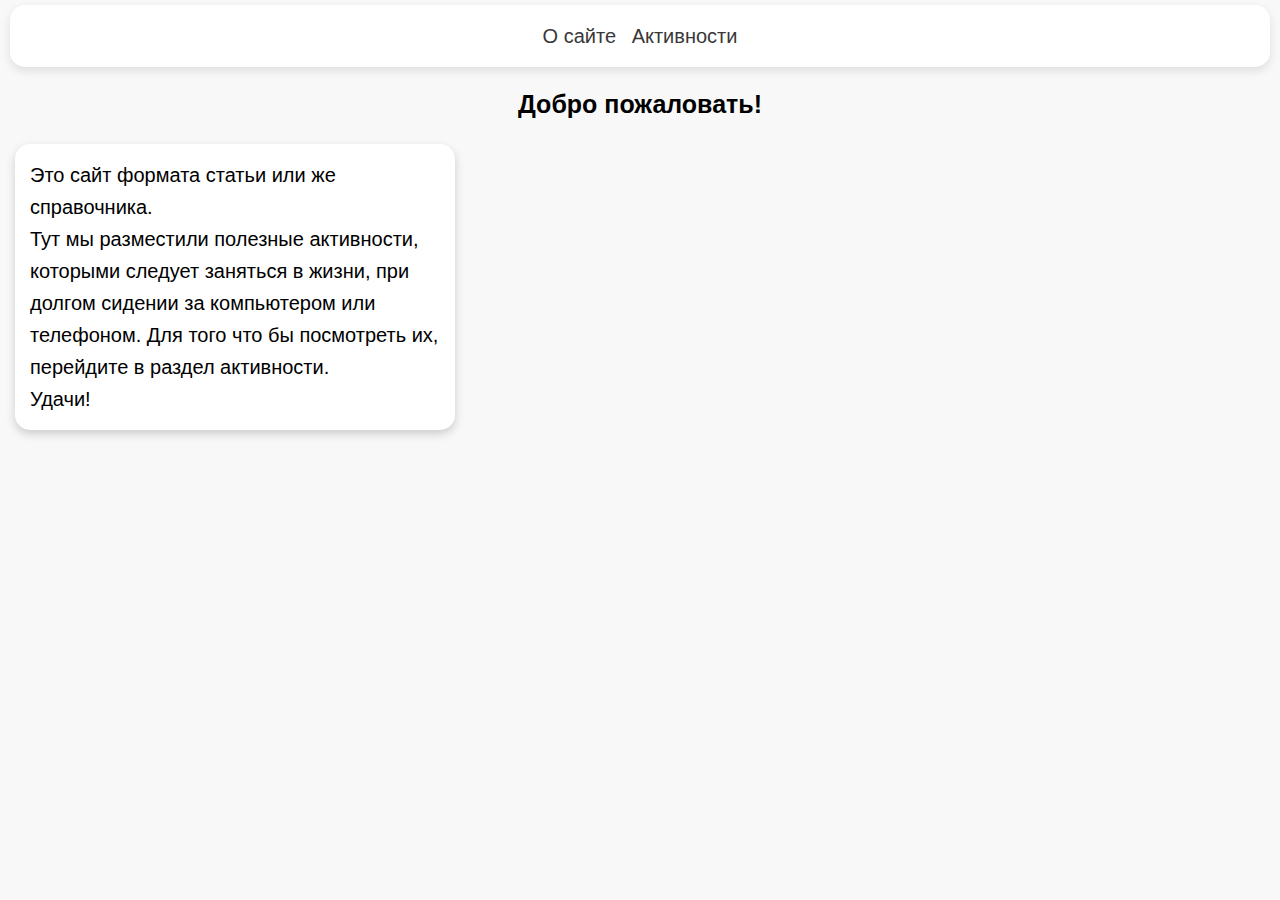
<file: index.html>
<!DOCTYPE html>
<html lang="en">
<head>
    <link rel="stylesheet" href="style.css">
    <link rel="stylesheet" href="adaptation.css">
    <meta charset="UTF-8">
    <meta http-equiv="X-UA-Compatible" content="IE=edge">
    <meta name="viewport" content="width=device-width, initial-scale=1.0">
    <title>Движение - это жизнь!</title>
</head>
<body>
    <div class="navbar">
        <a href="index.html">О сайте</a>
        <a href="map.html">Активности</a>
    </div>
    <h1 class="title">Добро пожаловать!</h1>
    <p class="blockinfo">Это сайт формата статьи или же справочника.<br> Тут мы разместили
        полезные активности, которыми следует заняться в жизни,  при долгом
        сидении за компьютером или телефоном. Для того что бы посмотреть их,<br>
        перейдите в раздел активности.<br>
        Удачи!
    </p>
</body>
</html>
</file>
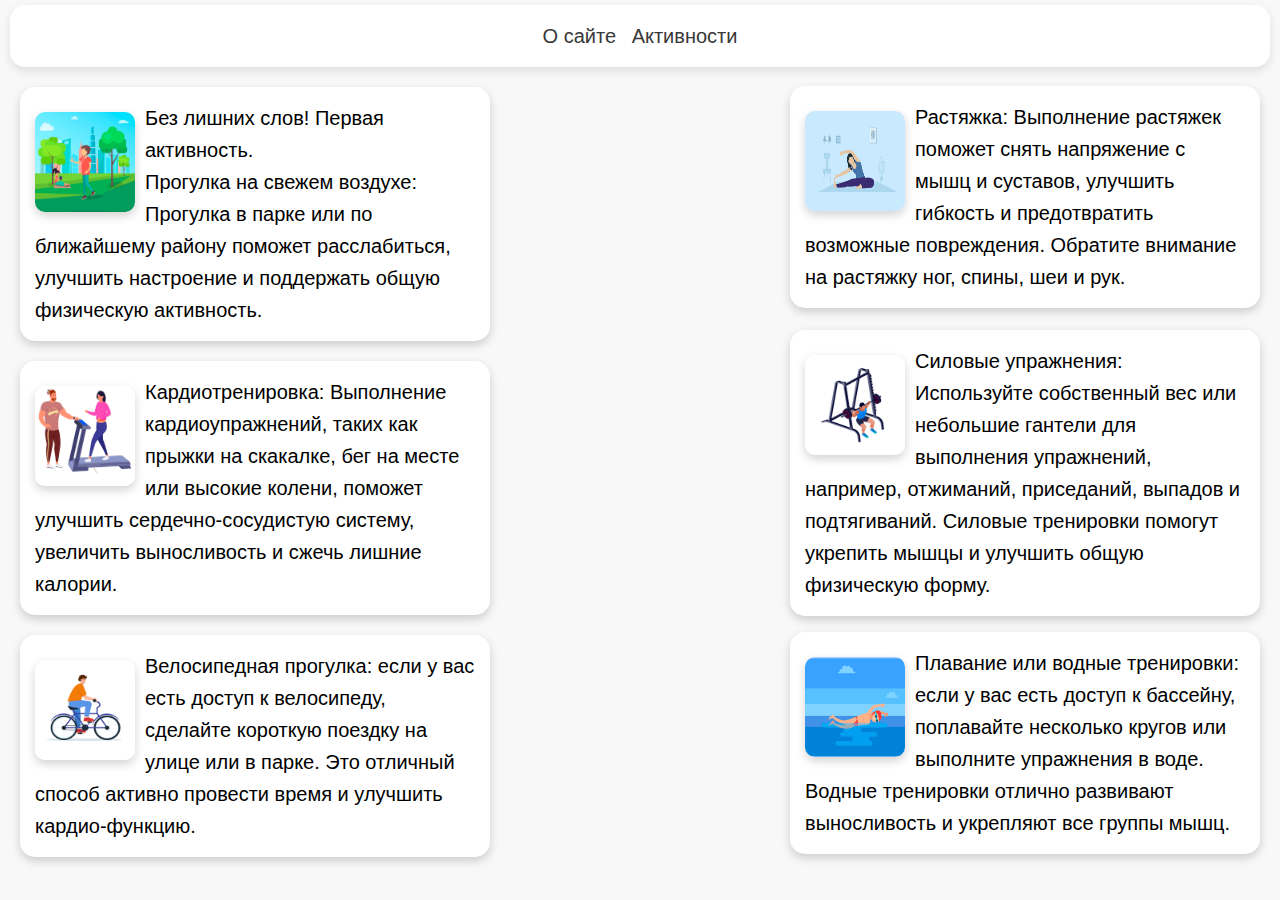
<file: map.html>
<!DOCTYPE html>
<html lang="en">
<head>
    <link rel="stylesheet" href="style.css">
    <link rel="stylesheet" href="adaptation.css">
    <meta charset="UTF-8">
    <meta http-equiv="X-UA-Compatible" content="IE=edge">
    <meta name="viewport" content="width=device-width, initial-scale=1.0">
    <title>Движение - это жизнь!</title>
</head>
<body>
    <div class="navbar">
        <a href="index.html">О сайте</a>
        <a href="map.html">Активности</a>
    </div>
    <!-- walk -->
    <p class="walking">
        <img src="img/walking.png" alt="walking">
        Без лишних слов! Первая активность.<br>
        Прогулка на свежем воздухе: Прогулка в парке или по ближайшему району поможет расслабиться,<br>
         улучшить настроение и поддержать общую физическую активность. 
    </p>
    <!-- stretching -->
    <p class="stretching">
        <img src="img/stretching.png" alt="stretching">
        Растяжка: Выполнение растяжек поможет снять напряжение с мышц и суставов, 
        улучшить гибкость и предотвратить возможные повреждения. 
        Обратите внимание на растяжку ног, спины, шеи и рук. 
    </p>
    <!-- cardio -->
    <p class="cardio">
        <img src="img/cardio.png" alt="cardio">
        Кардиотренировка: Выполнение кардиоупражнений, таких как прыжки на скакалке,
         бег на месте или высокие колени,
         поможет улучшить сердечно-сосудистую систему, 
         увеличить выносливость и сжечь лишние калории. 
    </p>
    <!-- power -->
    <p class="power">
        <img src="img/power.png" alt="power">
        Силовые упражнения: Используйте собственный вес или небольшие гантели
         для выполнения упражнений, например, отжиманий, приседаний, выпадов и подтягиваний. 
         Силовые тренировки помогут укрепить мышцы и улучшить общую физическую форму. 
    </p>
    <!-- bycicle -->
    <p class="bycicle">
        <img src="img/bycicle.png" alt="bycicle">
        Велосипедная прогулка: если у вас есть доступ к велосипеду,
         сделайте короткую поездку на улице или в парке. 
        Это отличный способ активно провести время и улучшить кардио-функцию. 
    </p>
    <!-- swimming -->
    <p class="swimming">
        <img src="img/swimming.png" alt="swimming">
        Плавание или водные тренировки: если у вас есть доступ к бассейну,
         поплавайте несколько кругов или выполните упражнения в воде.
         Водные тренировки отлично развивают выносливость и укрепляют все группы мышц. 
    </p>
</body>
</html>
</file>
<file: style.css>
body {
    font-family: Arial, sans-serif;
    line-height: 1.6;
    background-color: #f8f8f8;
    margin: 0;
    padding: 0;
  }
.navbar{
  display: block;
  text-align: center;
  animation: openy 0.7s ease;
  background: white;
  padding: 10px;
  box-shadow: 0 4px 10px rgba(0, 0, 0, 0.107);
  border-radius: 15px;
  margin-top: 5px;
  margin-left: 10px;
  margin-right: 10px;
  font-size: 20px;
}
.navbar a{
  display: inline-block;
  text-decoration: none;
  margin: 5px;
  color: rgb(57, 56, 56);
  transition: .3s;
}
.navbar a:hover{
  transform: translateY(-4px);
  color: black;
  text-shadow: 0 2px 5px rgba(0, 0, 0, 0.193);
}
.title{
  text-align: center;
  font-size: 25px;
}
.blockinfo{
  background: white;
  box-shadow: 0 4px 10px rgba(0, 0, 0, 0.178);
  border-radius: 15px;
  padding: 15px;
  margin-left: 15px;
  width: 410px;
  font-size: 20px;
  animation: openscale 0.7s ease;
}
p{
  background: white;
  box-shadow: 0 4px 10px rgba(0, 0, 0, 0.178);
  border-radius: 15px;
  padding: 15px;
  margin-left: 20px;
  width: 440px;
  margin-right: 20px;
  font-size: 20px;
  animation: openscale 0.7s ease;
}
.stretching{
  float: right;
  margin-top: -275px;
}
.power{
  float: right;
  margin-top: -305px;
}
.swimming{
  float: right;
  margin-top: -245px;
}
img{
  width: 100px;
  height: 100px;
  float: left;
  margin-top: 10px;
  margin-right: 10px;
  box-shadow: 0 4px 10px rgba(0, 0, 0, 0.178);
  border-radius: 10px;
}
@keyframes openscale {
  100%{transform: scaleX(1)}
  0%{transform: scaleX(0)}
}
@keyframes openy {
  0%{transform: translateY(-100px)}
  100%{transform: translateY(0px)}
}
</file>
<file: adaptation.css>
@media  screen and (max-width: 1208px) {
    p{
        width: 440px;
        font-size: 20px;
        padding: 15px;
        margin-left: 20px;
        margin-right: 20px;
    }
    img{
    width: 100px;
  height: 100px;
  margin-top: 10px;
    }
    .stretching{
        float: right;
        margin-top: -275px;
      }
      .power{
        float: right;
        margin-top: -305px;
      }
      .swimming{
        float: right;
        margin-top: -245px;
      }
}
@media  screen and (max-width: 992px) {
    p{
        width: 320px;
        font-size: 15px;
        padding: 10px;
        margin-left: 15px;
        margin-right: 15px;
    }
    img{
        width: 65px;
        height: 65px;
        margin-top: 0px;
    }
    .stretching{
        float: right;
        margin-top: -200px;
      }
      .power{
        float: right;
        margin-top: -200px;
      }
      .swimming{
        float: right;
        margin-top: -155px;
      }
}
@media  screen and (max-width: 768px) {
    .blockinfo{
        width: 330px;
        font-size: 18px;
    }
    p{
        width: 210px;
        font-size: 12px;
        padding: 7px;
        margin-left: 15px;
        margin-right: 15px;
    }
    img{
        width: 55px;
        height: 55px;
        margin-top: 5px;
    }
    .stretching{
        float: right;
        margin-top: -180px;
      }
      .power{
        float: right;
        margin-top: -200px;
      }
      .swimming{
        float: right;
        margin-top: -160px;
      }
}
@media  screen and (max-width: 480px) {
    p{
        width: 190px;
        font-size: 10px;
        padding: 7px;
        margin-left: 10px;
        margin-right: 10px;
    }
    img{
        width: 45px;
        height: 45px;
        margin-top: 0px;
    }
    .stretching{
        float: right;
        margin-top: -150px;
      }
      .power{
        float: right;
        margin-top: -165px;
      }
      .swimming{
        float: right;
        margin-top: -130px;
      }
}
@media  screen and (max-width: 440px) {
    .blockinfo{
        width: 240px;
        font-size: 13px;
    }
    p{
        width: 160px;
        font-size: 10px;
        padding: 7px;
        margin-left: 10px;
        margin-right: 10px;
    }
    img{
        width: 45px;
        height: 45px;
        margin-top: 0px;
    }
    .stretching{
        float: right;
        margin-top: -165px;
      }
      .power{
        float: right;
        margin-top: -165px;
      }
      .swimming{
        float: right;
        margin-top: -120px;
      }
}
@media  screen and (max-width: 380px) {
    p{
        width: 140px;
        font-size: 9px;
        padding: 10px;
        margin-left: 10px;
        margin-right: 10px;
    }
    img{
        width: 35px;
        height: 35px;
        margin-top: 0px;
    }
    .stretching{
        float: right;
        margin-top: -160px;
      }
      .power{
        float: right;
        margin-top: -160px;
      }
      .swimming{
        float: right;
        margin-top: -120px;
      }
}
@media  screen and (max-width: 340px) {
    .blockinfo{
        width: 220px;
        font-size: 15px;
    }
    p{
        width: 100px;
        font-size: 6px;
        padding: 10px;
        margin-left: 10px;
        margin-right: 10px;
    }
    img{
        width: 35px;
        height: 35px;
        margin-top: 0px;
    }
    .stretching{
        float: right;
        margin-top: -120px;
      }
      .power{
        float: right;
        margin-top: -120px;
      }
      .swimming{
        float: right;
        margin-top: -90px;
      }
}
</file>
